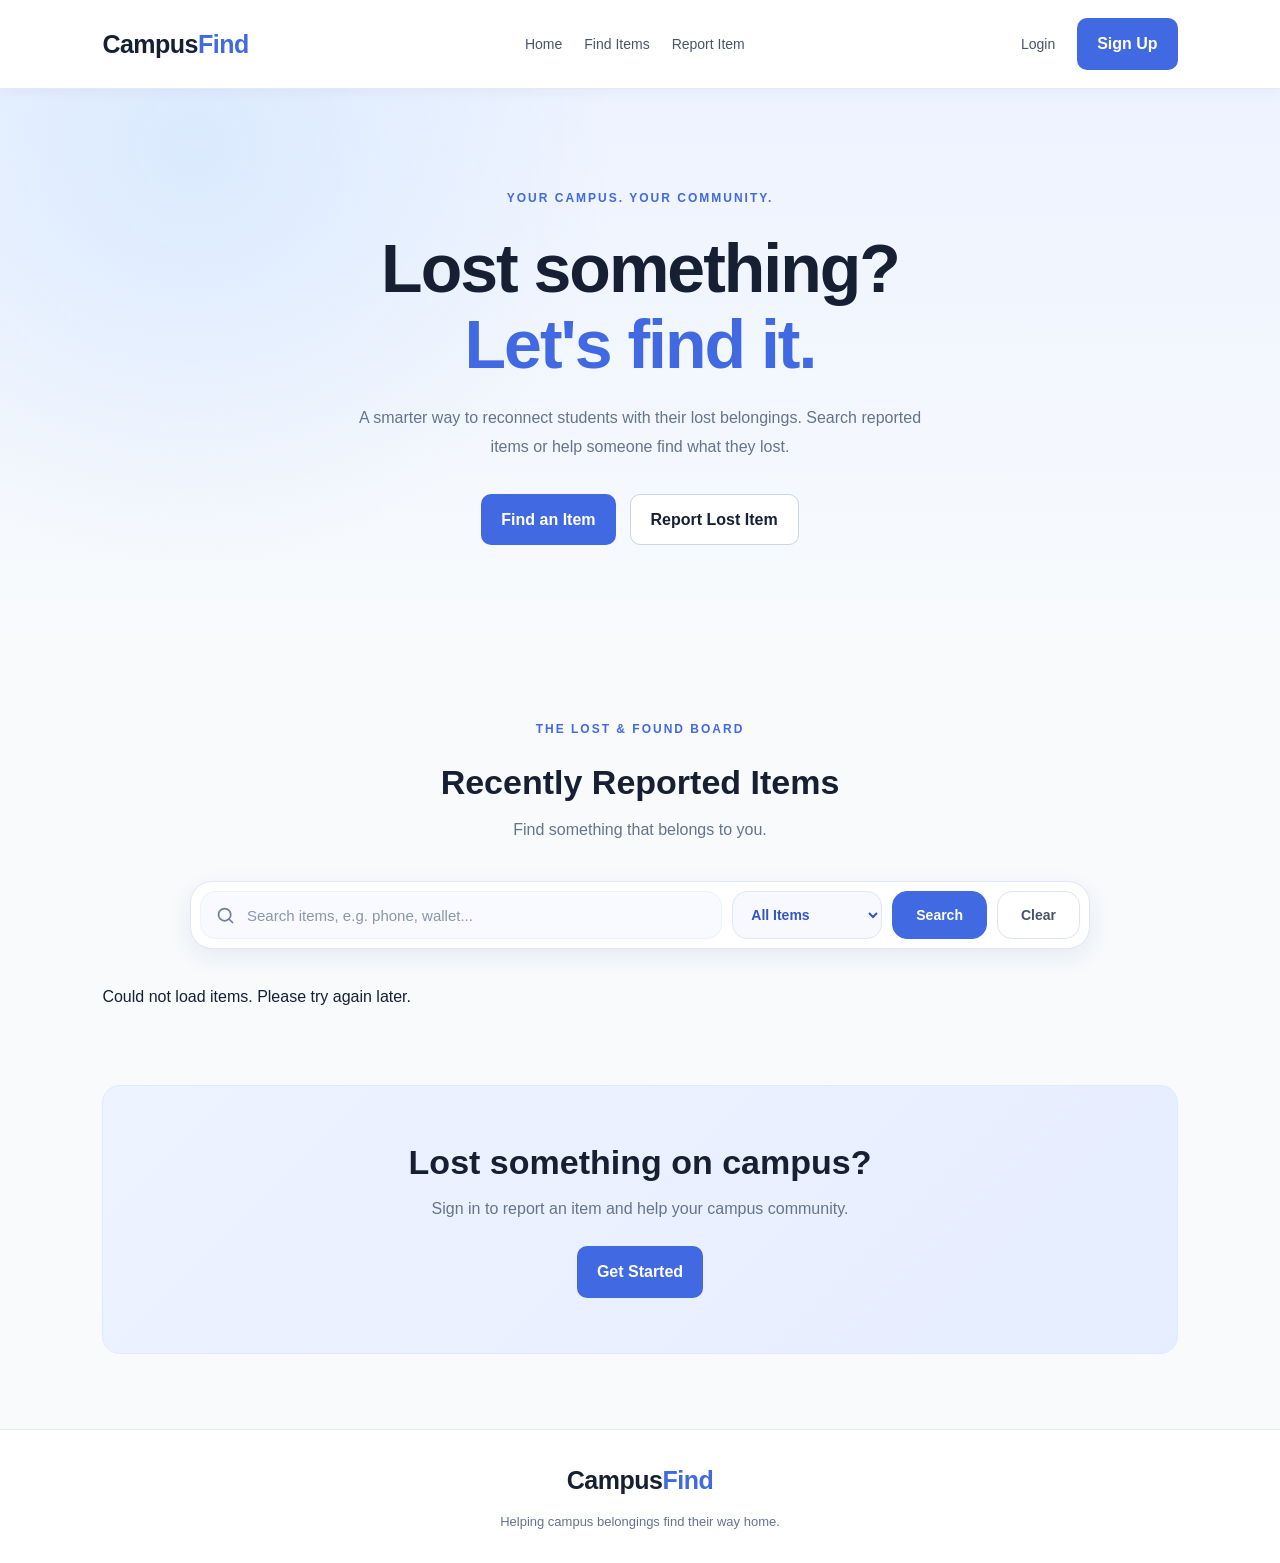
<file: campusfind/frontend/index.html>
<!DOCTYPE html>
<html lang="en">

<head>
    <meta charset="UTF-8">
    <meta name="viewport" content="width=device-width, initial-scale=1.0">

    <title>CampusFind | Lost &amp; Found</title>

    <link rel="stylesheet" href="style.css">
    <link rel="stylesheet" href="search.css">

    <style>
        [hidden] {
            display: none !important;
        }

        #logout-button {
            font-family: inherit;
        }

        .item-card {
            cursor: pointer;
        }

        .item-card:focus-visible {
            outline: 3px solid #4169e1;
            outline-offset: 4px;
        }
    </style>
</head>

<body>

<header class="navbar">

    <a href="index.html" class="logo">
        Campus<span>Find</span>
    </a>

    <nav>
        <a href="#home">Home</a>
        <a href="#items">Find Items</a>
        <a href="report.html">Report Item</a>

        <a href="my-reports.html" id="my-reports-link" hidden>
            My Reports
        </a>

        <a href="admin.html" id="adminLink" hidden>
            Admin Dashboard
        </a>
    </nav>

    <div class="nav-buttons">

        <a href="login.html" class="login-btn" id="login-link">
            Login
        </a>

        <a href="register.html" class="signup-btn" id="signup-link">
            Sign Up
        </a>

        <button
                type="button"
                class="signup-btn"
                id="logout-button"
                hidden>
            Logout
        </button>

    </div>
</header>

<main>

    <!-- Hero Section -->
    <section class="hero" id="home">

        <p class="tagline">YOUR CAMPUS. YOUR COMMUNITY.</p>

        <h1>
            Lost something?<br>
            <span>Let's find it.</span>
        </h1>

        <p class="hero-description">
            A smarter way to reconnect students with their lost belongings.
            Search reported items or help someone find what they lost.
        </p>

        <div class="hero-buttons">
            <a href="#items" class="primary-btn">Find an Item</a>
            <a href="report.html" class="secondary-btn">Report Lost Item</a>
        </div>

    </section>

    <!-- Lost and Found Items -->
    <section class="items-section" id="items">

        <div class="section-heading">
            <p class="tagline">THE LOST &amp; FOUND BOARD</p>
            <h2>Recently Reported Items</h2>
            <p>Find something that belongs to you.</p>
        </div>

        <!-- Search and Filter -->
        <form id="search-form" class="search-form">

            <div class="search-field">
                <span class="search-icon" aria-hidden="true">
                    <svg viewBox="0 0 24 24">
                        <circle cx="11" cy="11" r="7"></circle>
                        <path d="m16 16 4 4"></path>
                    </svg>
                </span>

                <input
                        type="text"
                        id="search-input"
                        placeholder="Search items, e.g. phone, wallet..."
                        aria-label="Search lost and found items">
            </div>

            <select id="status-filter" aria-label="Filter items by status">
                <option value="">All Items</option>
                <option value="LOST">Lost Items</option>
                <option value="FOUND">Found Items</option>
            </select>

            <button type="submit" class="primary-btn">Search</button>

            <button
                    type="button"
                    id="clear-search"
                    class="secondary-btn">
                Clear
            </button>

        </form>

        <div id="items-container" class="items-container" aria-live="polite">
            <p>Loading items...</p>
        </div>

    </section>

    <!-- Report Section -->
    <section class="report-section" id="report">

        <h2>Lost something on campus?</h2>

        <p>
            Sign in to report an item and help your campus community.
        </p>

        <a href="report.html" class="primary-btn">Get Started</a>

    </section>

</main>

<!-- Footer -->
<footer>
    <a href="index.html" class="logo">
        Campus<span>Find</span>
    </a>

    <p>Helping campus belongings find their way home.</p>
</footer>

<script>
    "use strict";

    const container = document.getElementById("items-container");
    const searchForm = document.getElementById("search-form");
    const searchInput = document.getElementById("search-input");
    const statusFilter = document.getElementById("status-filter");
    const clearButton = document.getElementById("clear-search");

    const API_URL = "http://localhost:8080/api";

    // Load, search and filter items
    async function loadItems(keyword = "", status = "") {

        container.textContent = "Loading items...";

        const token = localStorage.getItem("campusfind_token");
        const trimmedKeyword = keyword.trim();
        const selectedStatus = status.toUpperCase();

        try {
            const headers = {};

            if (token) {
                headers["Authorization"] = "Bearer " + token;
            }

            let url;

            if (trimmedKeyword) {
                url = `${API_URL}/lost-items/search?keyword=${
                    encodeURIComponent(trimmedKeyword)
                }`;
            } else if (selectedStatus) {
                url = `${API_URL}/lost-items/filter?status=${
                    encodeURIComponent(selectedStatus)
                }`;
            } else {
                url = `${API_URL}/lost-items`;
            }

            const response = await fetch(url, {
                method: "GET",
                headers: headers
            });

            if (!response.ok) {
                if (response.status === 401) {
                    container.textContent = "Please log in to view items.";
                    return;
                }

                throw new Error("Unable to load items. Status: " + response.status);
            }

            let items = await response.json();

            if (!Array.isArray(items)) {
                throw new Error("Unexpected response from the server.");
            }

            if (trimmedKeyword && selectedStatus) {
                items = items.filter(item =>
                    String(item.status || "").toUpperCase() === selectedStatus
                );
            }

            items.sort((a, b) => (Number(b.id) || 0) - (Number(a.id) || 0));

            container.replaceChildren();

            if (items.length === 0) {
                container.textContent = trimmedKeyword
                    ? "No matching items found."
                    : selectedStatus
                        ? "No items found with this status."
                        : "No items have been reported yet.";
                return;
            }

            items.forEach(item => {
                const card = document.createElement("article");
                card.className = "item-card";
                card.style.cursor = "pointer";
                card.setAttribute("tabindex", "0");
                card.setAttribute("role", "link");
                card.setAttribute(
                    "aria-label",
                    "View details for " + (item.itemName || "this item")
                );

                function openItemDetails() {
                    if (item.id == null) return;

                    window.location.href =
                        "item-details.html?id=" + encodeURIComponent(item.id);
                }

                card.addEventListener("click", openItemDetails);

                card.addEventListener("keydown", event => {
                    if (event.key === "Enter" || event.key === " ") {
                        event.preventDefault();
                        openItemDetails();
                    }
                });

                const title = document.createElement("h3");
                title.textContent = item.itemName || "Unnamed item";

                const description = document.createElement("p");
                description.textContent =
                    item.description || "No description available.";

                const location = document.createElement("p");
                location.textContent =
                    "Location: " + (item.location || "Not specified");

                const statusBadge = document.createElement("span");
                statusBadge.className = "status-badge";
                statusBadge.textContent = item.status || "Unknown";

                card.append(title, description, location, statusBadge);
                container.appendChild(card);
            });

        } catch (error) {
            console.error("Load items error:", error);
            container.textContent =
                "Could not load items. Please try again later.";
        }
    }

    // Search
    searchForm.addEventListener("submit", event => {
        event.preventDefault();
        loadItems(searchInput.value, statusFilter.value);
    });

    // Filter
    statusFilter.addEventListener("change", () => {
        loadItems(searchInput.value, statusFilter.value);
    });

    // Clear search and filter
    clearButton.addEventListener("click", () => {
        searchInput.value = "";
        statusFilter.value = "";
        loadItems();
    });

    // Navbar elements
    const loginLink = document.getElementById("login-link");
    const signupLink = document.getElementById("signup-link");
    const myReportsLink = document.getElementById("my-reports-link");
    const logoutButton = document.getElementById("logout-button");
    const adminLink = document.getElementById("adminLink");

    // Update login/logout links
    function updateNavbar() {
        const hasToken = Boolean(
            localStorage.getItem("campusfind_token")
        );

        loginLink.hidden = hasToken;
        signupLink.hidden = hasToken;
        myReportsLink.hidden = !hasToken;
        logoutButton.hidden = !hasToken;

        // Hide admin link until backend confirms ADMIN access
        adminLink.hidden = true;
    }

    // Check actual admin access using secured backend endpoint
    async function checkAdminAccess() {
        const token = localStorage.getItem("campusfind_token");

        adminLink.hidden = true;

        if (!token) return;

        try {
            const response = await fetch(`${API_URL}/admin/test`, {
                method: "GET",
                headers: {
                    "Authorization": `Bearer ${token}`
                }
            });

            if (response.ok) {
                adminLink.hidden = false;
            }
        } catch (error) {
            console.error("Admin access check failed:", error);
        }
    }

    // Logout
    logoutButton.addEventListener("click", () => {
        if (!confirm("Are you sure you want to log out?")) {
            return;
        }

        localStorage.removeItem("campusfind_token");
        window.location.href = "index.html";
    });

    // Initialize page
    updateNavbar();
    checkAdminAccess();
    loadItems();
</script>

</body>
</html>
</file>
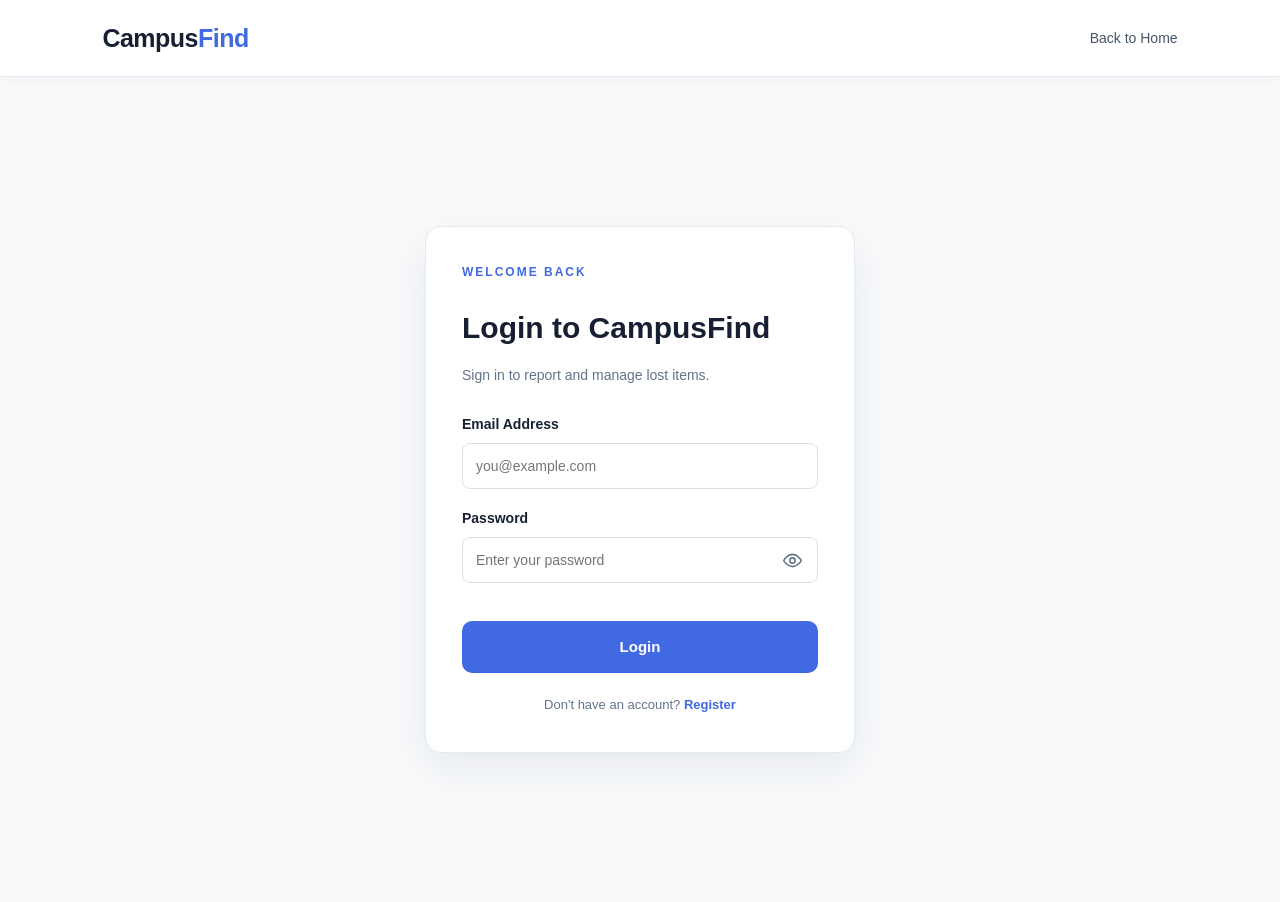
<file: campusfind/frontend/admin.html>
<!DOCTYPE html>
<html lang="en">
<head>
    <meta charset="UTF-8">
    <meta name="viewport" content="width=device-width, initial-scale=1.0">
    <title>CampusFind | Admin Dashboard</title>
    <link rel="stylesheet" href="admin.css">
</head>
<body>

<nav class="navbar">
    <h2>CampusFind Admin</h2>
    <div>
        <a href="index.html">Home</a>
        <button id="logoutBtn">Logout</button>
    </div>
</nav>

<main class="container">
    <h1>Admin Dashboard</h1>
    <p>Manage all reported lost and found items.</p>

    <div class="stats">
        <div class="stat-card">
            <h3>Total Items</h3>
            <p id="totalItems">0</p>
        </div>
        <div class="stat-card">
            <h3>Lost Items</h3>
            <p id="lostItems">0</p>
        </div>
        <div class="stat-card">
            <h3>Found Items</h3>
            <p id="foundItems">0</p>
        </div>
    </div>

    <h2>All Reported Items</h2>
    <p id="message">Loading items...</p>

    <div class="table-wrapper">
        <table>
            <thead>
            <tr>
                <th>ID</th>
                <th>Item Name</th>
                <th>Location</th>
                <th>Status</th>
                <th>Date</th>
                <th>Actions</th>
            </tr>
            </thead>
            <tbody id="itemsTableBody"></tbody>
        </table>
    </div>
</main>

<script src="admin.js"></script>
</body>
</html>
</file>
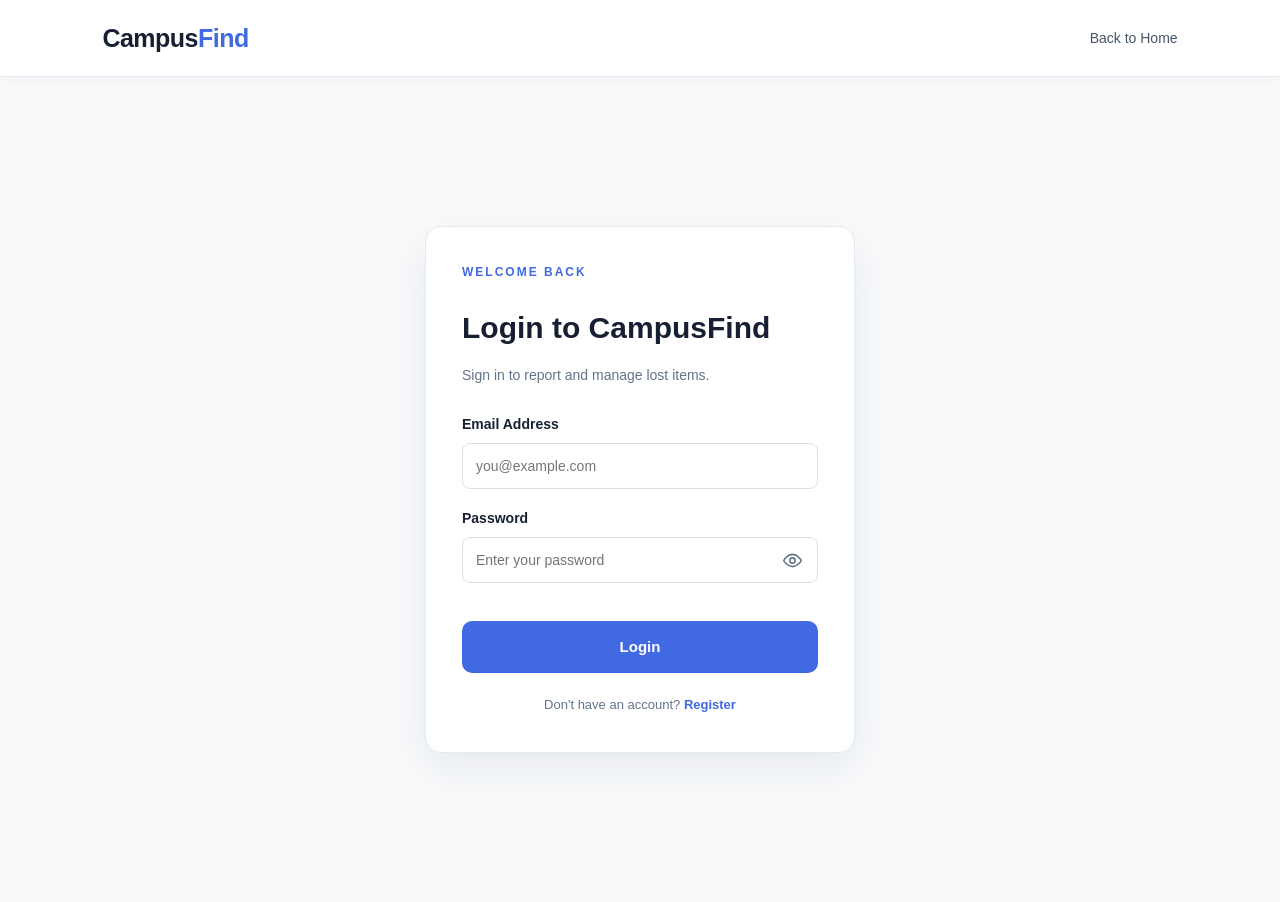
<file: campusfind/frontend/item-details.html>
<!DOCTYPE html>
<html lang="en">

<head>
    <meta charset="UTF-8">
    <meta name="viewport" content="width=device-width, initial-scale=1.0">

    <title>Item Details | CampusFind</title>

    <link rel="stylesheet" href="style.css">
    <link rel="stylesheet" href="item-details.css">

    <script src="item-details.js" defer></script>
</head>

<body>

<!-- Navbar -->
<header class="navbar">

    <a href="index.html" class="logo">
        Campus<span>Find</span>
    </a>

    <nav>
        <a href="index.html">Home</a>
        <a href="index.html#items">Find Items</a>
        <a href="report.html">Report Item</a>
        <a href="my-reports.html">My Reports</a>
    </nav>

</header>

<!-- Item Details -->
<main class="item-details-section">

    <a href="index.html#items" class="back-link">
        &larr; Back to Items
    </a>

    <div class="item-details-heading">
        <p class="tagline">LOST & FOUND</p>
        <h1>Item Details</h1>
        <p>View the complete information about this item.</p>
    </div>

    <div id="item-details-container" class="item-details-container">
        <p>Loading item details...</p>
    </div>

</main>

<!-- Footer -->
<footer>
    <a href="index.html" class="logo">
        Campus<span>Find</span>
    </a>

    <p>Helping campus belongings find their way home.</p>
</footer>

</body>
</html>
</file>
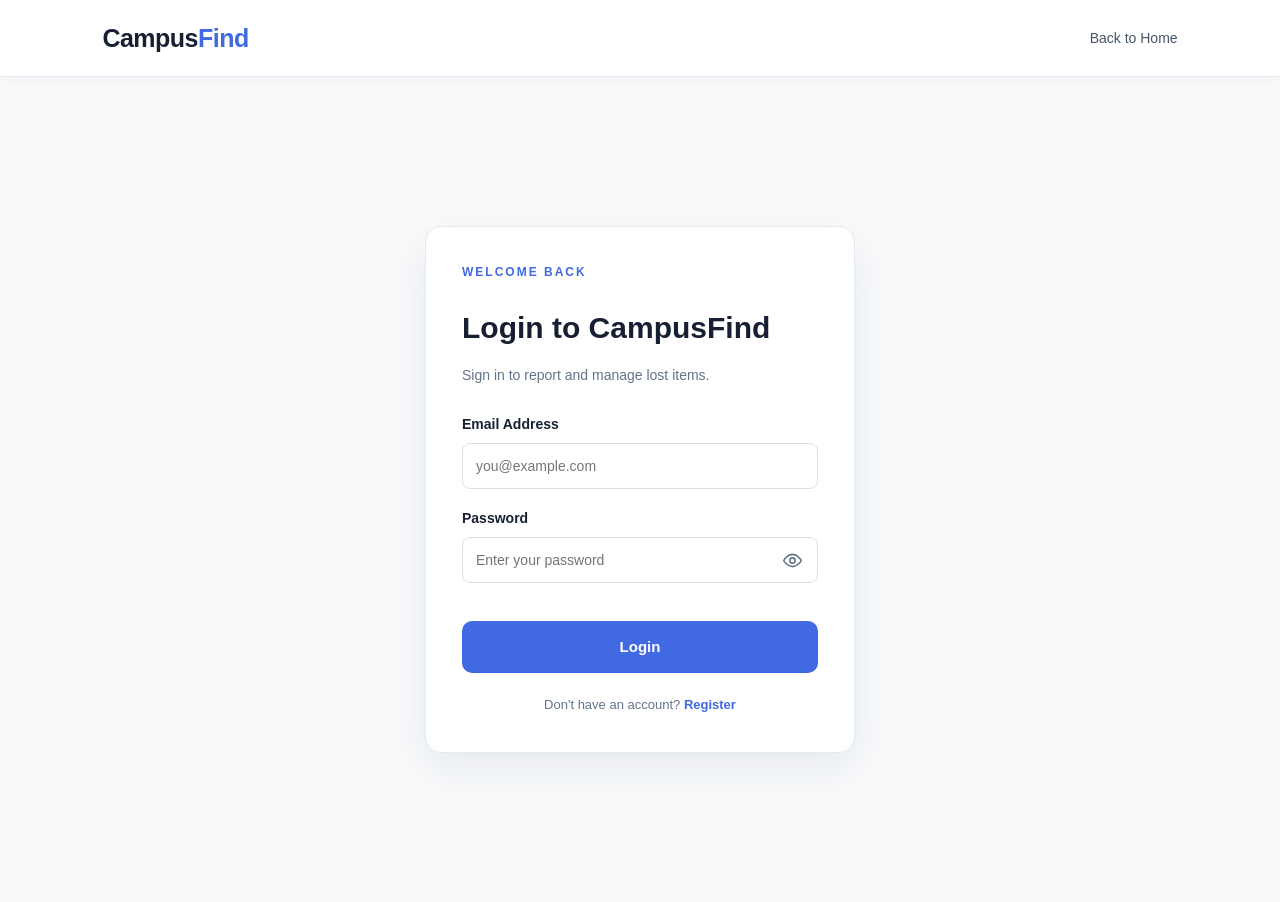
<file: campusfind/frontend/login.html>
<!DOCTYPE html>
<html lang="en">
<head>
    <meta charset="UTF-8">
    <meta name="viewport" content="width=device-width, initial-scale=1.0">
    <title>Login | CampusFind</title>
    <link rel="stylesheet" href="style.css">
    <script src="login.js" defer></script>
</head>
<body>

<header class="navbar">
    <a href="index.html" class="logo">Campus<span>Find</span></a>
    <a href="index.html" class="login-btn">Back to Home</a>
</header>

<main class="auth-section">
    <div class="auth-card">
        <p class="tagline">WELCOME BACK</p>
        <h1>Login to CampusFind</h1>
        <p class="auth-description">
            Sign in to report and manage lost items.
        </p>

        <form id="login-form">
            <label for="email">Email Address</label>
            <input
                    type="email"
                    id="email"
                    placeholder="you@example.com"
                    required
            >

            <label for="password">Password</label>

            <div class="password-box">
                <input
                        type="password"
                        id="password"
                        placeholder="Enter your password"
                        required
                >

                <button
                        type="button"
                        class="eye-button"
                        data-target="password"
                        aria-label="Show password"
                        aria-pressed="false"
                >
                    <svg viewBox="0 0 24 24" aria-hidden="true">
                        <path d="M2 12s3.5-7 10-7 10 7 10 7-3.5 7-10 7S2 12 2 12Z"/>
                        <circle cx="12" cy="12" r="3"/>
                    </svg>
                </button>
            </div>

            <button type="submit" class="primary-btn auth-submit">
                Login
            </button>

            <p id="message" role="status"></p>
        </form>

        <p class="auth-footer">
            Don't have an account? <a href="register.html">Register</a>
        </p>
    </div>
</main>

</body>
</html>
</file>
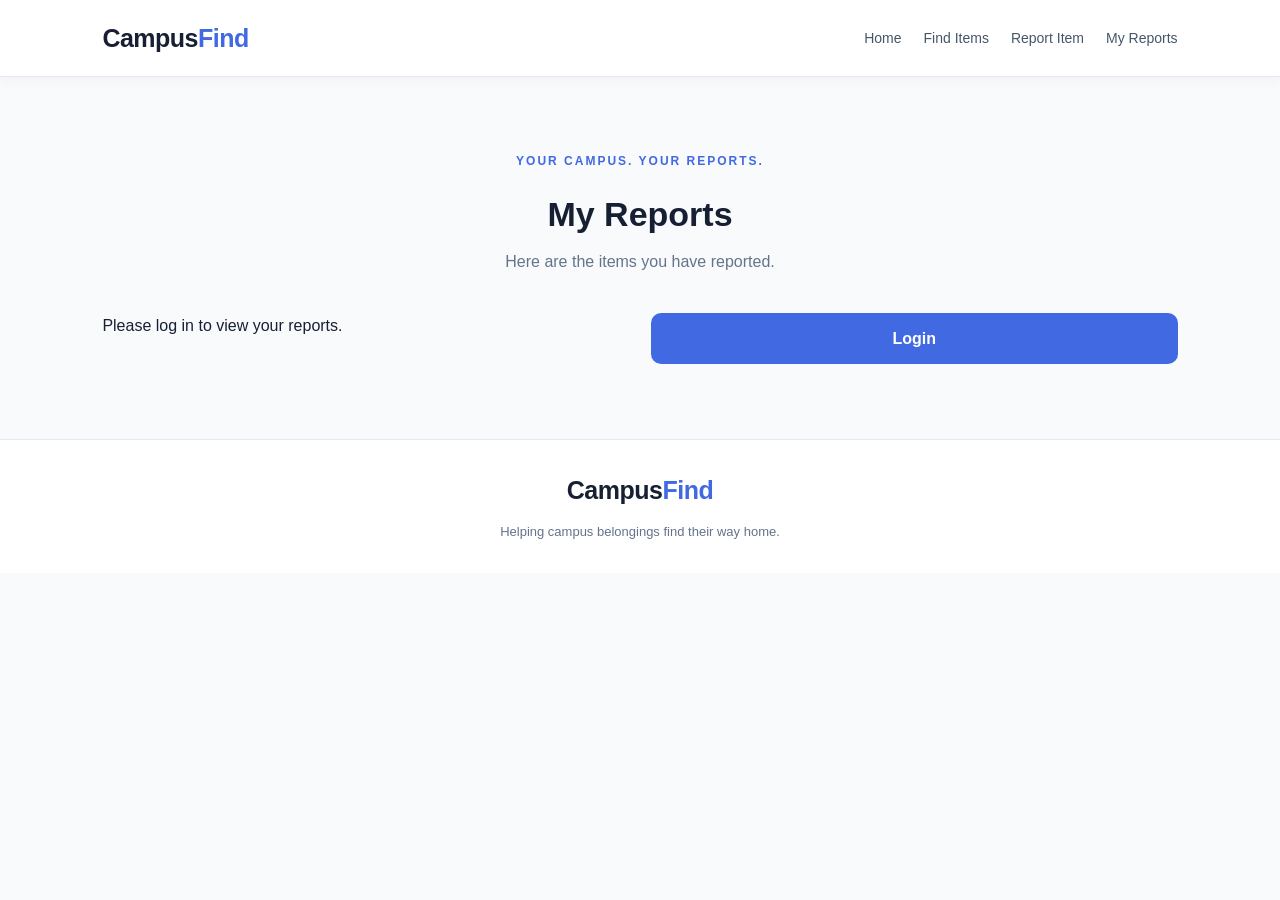
<file: campusfind/frontend/my-reports.html>
<!DOCTYPE html>
<html lang="en">

<head>
    <meta charset="UTF-8">
    <meta name="viewport" content="width=device-width, initial-scale=1.0">

    <title>My Reports | CampusFind</title>

    <link rel="stylesheet" href="style.css">
    <script src="my-reports.js" defer></script>
</head>

<body>

<!-- Navbar -->
<header class="navbar">

    <a href="index.html" class="logo">
        Campus<span>Find</span>
    </a>

    <nav>
        <a href="index.html">Home</a>
        <a href="index.html#items">Find Items</a>
        <a href="report.html">Report Item</a>
        <a href="my-reports.html">My Reports</a>
    </nav>

</header>

<!-- My Reports -->
<main>

    <section class="items-section">

        <div class="section-heading">
            <p class="tagline">YOUR CAMPUS. YOUR REPORTS.</p>
            <h2>My Reports</h2>
            <p>Here are the items you have reported.</p>
        </div>

        <div id="my-reports-container" class="items-container">
            <p>Loading your reports...</p>
        </div>

    </section>

</main>

<!-- Footer -->
<footer>
    <a href="index.html" class="logo">
        Campus<span>Find</span>
    </a>

    <p>Helping campus belongings find their way home.</p>
</footer>

</body>
</html>
</file>
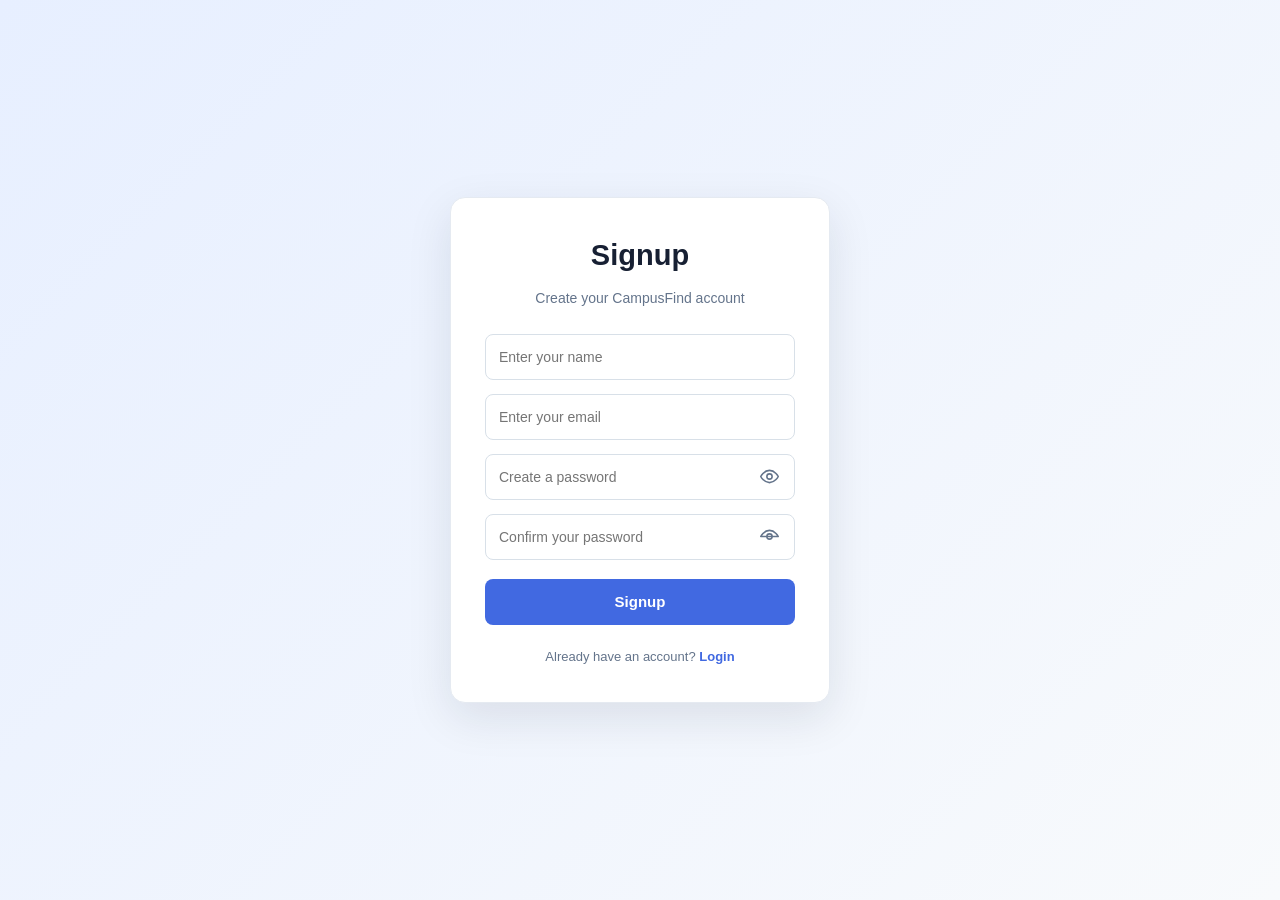
<file: campusfind/frontend/register.html>
<!DOCTYPE html>
<html lang="en">
<head>
    <meta charset="UTF-8">
    <meta name="viewport" content="width=device-width, initial-scale=1.0">

    <title>Signup | CampusFind</title>

    <link rel="stylesheet" href="style.css">
    <script src="register.js" defer></script>
</head>

<body class="signup-page">

<div class="signup-card">

    <h1>Signup</h1>
    <p class="subtitle">Create your CampusFind account</p>

    <form id="register-form" novalidate>

        <input
                type="text"
                id="name"
                name="name"
                placeholder="Enter your name"
                autocomplete="name"
                required
        >

        <input
                type="text"
                id="email"
                name="email"
                placeholder="Enter your email"
                autocomplete="email"
                inputmode="email"
                required
        >

        <!-- Password -->
        <div class="password-box">
            <input
                    type="password"
                    id="password"
                    name="password"
                    placeholder="Create a password"
                    autocomplete="new-password"
                    minlength="8"
                    maxlength="20"
                    aria-describedby="message"
                    required
            >

            <button
                    type="button"
                    class="eye-button"
                    data-target="password"
                    aria-label="Show password"
                    aria-pressed="false"
            >
                <svg viewBox="0 0 24 24"
                     aria-hidden="true"
                     focusable="false">
                    <path d="M2 12s3.5-7 10-7 10 7 10 7-3.5 7-10 7S2 12 2 12Z"/>
                    <circle cx="12" cy="12" r="3"/>
                </svg>
            </button>
        </div>

        <!-- Confirm Password -->
        <div class="password-box">
            <input
                    type="password"
                    id="confirmPassword"
                    name="confirmPassword"
                    placeholder="Confirm your password"
                    autocomplete="new-password"
                    aria-describedby="message"
                    required
            >

            <button
                    type="button"
                    class="eye-button"
                    data-target="confirmPassword"
                    aria-label="Show confirm password"
                    aria-pressed="false"
            >
                <svg viewBox="0 0 24 24"
                     aria-hidden="true"
                     focusable="false">
                    <path d="M2 12s3.5-7 10-7 10 7 10 7S2 12 2 12Z"/>
                    <circle cx="12" cy="12" r="3"/>
                </svg>
            </button>
        </div>

        <!-- Validation and server messages -->
        <p id="message" role="status" aria-live="polite"></p>

        <button type="submit" class="signup-submit">
            Signup
        </button>

    </form>

    <p class="signup-footer">
        Already have an account?
        <a href="login.html">Login</a>
    </p>

</div>

</body>
</html>
</file>
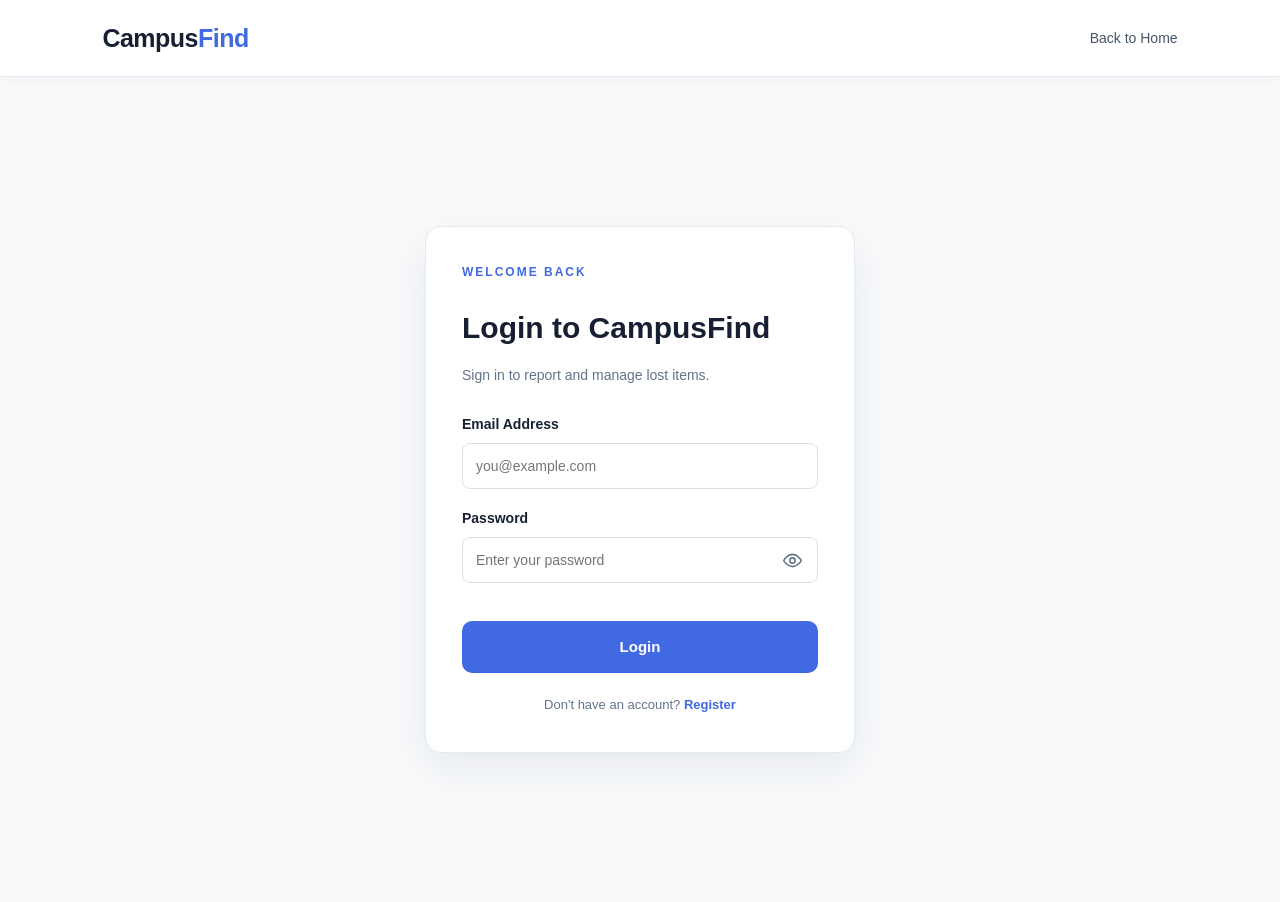
<file: campusfind/frontend/report.html>
<!DOCTYPE html>
<html lang="en">
<head>
    <meta charset="UTF-8">
    <meta name="viewport" content="width=device-width, initial-scale=1.0">
    <title>Report Lost Item | CampusFind</title>
    <link rel="stylesheet" href="style.css">
    <script src="report.js" defer></script>
</head>
<body>

<header class="navbar">
    <a href="index.html" class="logo">Campus<span>Find</span></a>
    <a href="index.html" class="login-btn">Back to Home</a>
</header>

<main class="auth-section">
    <div class="auth-card">
        <p class="tagline">LOST SOMETHING?</p>
        <h1>Report Lost Item</h1>
        <p class="auth-description">
            Share the details to help reconnect your belongings.
        </p>

        <form id="report-form">

            <label for="itemName">Item Name</label>
            <input
                    type="text"
                    id="itemName"
                    placeholder="e.g. Black wallet"
                    required
            >

            <label for="description">Description</label>
            <textarea
                    id="description"
                    placeholder="Describe your lost item"
                    rows="4"
                    required
            ></textarea>

            <label for="location">Lost Location</label>
            <input
                    type="text"
                    id="location"
                    placeholder="e.g. College library"
                    required
            >

            <label for="lostDate">Lost Date</label>
            <input type="date" id="lostDate">

            <label for="lostTime">Lost Time</label>
            <input type="time" id="lostTime">

            <label for="status">Status</label>
            <select id="status" required>
                <option value="LOST">Lost</option>
                <option value="FOUND">Found</option>
            </select>

            <button
                    type="submit"
                    class="primary-btn auth-submit"
                    id="report-submit"
            >
                Submit Report
            </button>

            <p id="report-message" role="status"></p>
        </form>
    </div>
</main>

<script>
    // Login ke bina report submit nahi kar sakte
    const token = localStorage.getItem("campusfind_token");

    if (!token) {
        window.location.replace("login.html");
    }
</script>

</body>
</html>
</file>
<file: campusfind/frontend/style.css>
/* =========================
   GLOBAL STYLES
========================= */

* {
    margin: 0;
    padding: 0;
    box-sizing: border-box;
}

html {
    scroll-behavior: smooth;
}

body {
    font-family: Arial, Helvetica, sans-serif;
    background: #f8fafc;
    color: #172033;
    line-height: 1.6;
}

img {
    max-width: 100%;
}

button,
input,
select,
textarea {
    font: inherit;
}

button,
a {
    -webkit-tap-highlight-color: transparent;
}

a:focus-visible,
button:focus-visible,
input:focus-visible,
select:focus-visible,
textarea:focus-visible,
.item-card:focus-visible {
    outline: 3px solid #8ba7ff;
    outline-offset: 3px;
}

/* =========================
   NAVBAR
========================= */

.navbar {
    position: sticky;
    top: 0;
    z-index: 100;
    display: flex;
    align-items: center;
    justify-content: space-between;
    gap: 20px;
    padding: 18px 8%;
    background: rgba(255, 255, 255, 0.97);
    border-bottom: 1px solid #e5eaf1;
    box-shadow: 0 3px 14px rgba(23, 32, 51, 0.04);
    backdrop-filter: blur(12px);
}

.logo {
    flex-shrink: 0;
    font-size: 25px;
    font-weight: 800;
    color: #172033;
    text-decoration: none;
    letter-spacing: -0.5px;
}

.logo span,
.hero h1 span {
    color: #4169e1;
}

nav,
.nav-buttons {
    display: flex;
    align-items: center;
    gap: 22px;
}

nav {
    flex-wrap: wrap;
}

nav a,
.login-btn {
    color: #475569;
    text-decoration: none;
    font-size: 14px;
    font-weight: 500;
    transition: color 0.2s ease;
}

nav a:hover,
.login-btn:hover {
    color: #4169e1;
}

/* =========================
   BUTTONS
========================= */

.signup-btn,
.primary-btn {
    display: inline-block;
    padding: 13px 20px;
    background: #4169e1;
    color: #ffffff;
    border: none;
    border-radius: 10px;
    text-decoration: none;
    text-align: center;
    font-weight: 600;
    cursor: pointer;
    transition:
            background 0.2s ease,
            transform 0.2s ease,
            box-shadow 0.2s ease;
}

.signup-btn:hover,
.primary-btn:hover {
    background: #3154c8;
    transform: translateY(-2px);
    box-shadow: 0 6px 16px rgba(65, 105, 225, 0.18);
}

.secondary-btn {
    display: inline-block;
    padding: 12px 20px;
    background: #ffffff;
    color: #172033;
    border: 1px solid #cbd5e1;
    border-radius: 10px;
    text-decoration: none;
    text-align: center;
    font-weight: 600;
    cursor: pointer;
    transition:
            background 0.2s ease,
            border-color 0.2s ease,
            transform 0.2s ease;
}

.secondary-btn:hover {
    background: #f1f5ff;
    border-color: #aabcf8;
    transform: translateY(-1px);
}

button:disabled {
    opacity: 0.6;
    cursor: not-allowed;
    transform: none;
}

/* =========================
   HERO SECTION
========================= */

.hero {
    text-align: center;
    padding: 100px 20px;
    background:
            radial-gradient(circle at 15% 10%, #dbeafe 0, transparent 35%),
            linear-gradient(180deg, #edf3ff, #f8fafc);
}

.tagline {
    color: #4169e1;
    font-size: 12px;
    font-weight: 700;
    letter-spacing: 2px;
    margin-bottom: 22px;
}

.hero h1 {
    font-size: clamp(42px, 6vw, 68px);
    line-height: 1.12;
    letter-spacing: -2px;
    margin-bottom: 22px;
}

.hero-description {
    max-width: 570px;
    margin: auto;
    color: #64748b;
    font-size: 16px;
    line-height: 1.8;
}

.hero-buttons {
    display: flex;
    justify-content: center;
    flex-wrap: wrap;
    gap: 14px;
    margin-top: 32px;
}

/* =========================
   ITEMS SECTION
========================= */

.items-section {
    padding: 75px 8%;
    scroll-margin-top: 90px;
}

.section-heading {
    text-align: center;
    margin-bottom: 38px;
}

.section-heading h2,
.report-section h2 {
    font-size: clamp(27px, 4vw, 34px);
    line-height: 1.25;
    margin-bottom: 12px;
}

.section-heading > p:last-child,
.report-section p {
    color: #64748b;
    line-height: 1.7;
}

.items-container {
    display: grid;
    grid-template-columns: repeat(auto-fit, minmax(230px, 1fr));
    gap: 22px;
    max-width: 1100px;
    margin: auto;
}

.item-card {
    min-width: 0;
    padding: 24px;
    background: #ffffff;
    border: 1px solid #e5eaf1;
    border-radius: 16px;
    box-shadow: 0 5px 18px rgba(23, 32, 51, 0.04);
    overflow-wrap: anywhere;
    transition:
            transform 0.22s ease,
            box-shadow 0.22s ease,
            border-color 0.22s ease;
}

.item-card:hover {
    transform: translateY(-4px);
    border-color: #cbd8ff;
    box-shadow: 0 12px 28px rgba(23, 32, 51, 0.09);
}

.item-card h3 {
    margin-bottom: 12px;
    font-size: 19px;
    line-height: 1.4;
    color: #172554;
}

.item-card p {
    margin-bottom: 10px;
    color: #64748b;
    line-height: 1.6;
}

.status-badge {
    display: inline-block;
    padding: 6px 11px;
    background: #edf3ff;
    color: #3154c8;
    border-radius: 20px;
    font-size: 12px;
    font-weight: 700;
    letter-spacing: 0.3px;
}

/* =========================
   SEARCH BAR
========================= */

.items-section .search-form {
    display: flex;
    align-items: center;
    gap: 10px;
    width: 100%;
    max-width: 850px;
    margin: 30px auto 35px;
    padding: 8px;
    background: #ffffff;
    border: 1px solid #e0e7f3;
    border-radius: 18px;
    box-shadow: 0 6px 22px rgba(30, 60, 110, 0.07);
}

.search-field {
    display: flex;
    align-items: center;
    flex: 1;
    min-width: 0;
    gap: 10px;
    height: 48px;
    padding: 0 12px;
    border: 1px solid transparent;
    border-radius: 12px;
    background: #ffffff;
    transition: border-color 0.2s ease, background 0.2s ease;
}

.search-field:focus-within {
    border-color: #cbd8ff;
    background: #fbfcff;
}

.search-icon {
    display: flex;
    align-items: center;
    justify-content: center;
    flex-shrink: 0;
    color: #8793a7;
}

.search-icon svg {
    width: 21px;
    height: 21px;
    fill: none;
    stroke: currentColor;
    stroke-width: 2;
    stroke-linecap: round;
    stroke-linejoin: round;
}

.items-section .search-field input {
    flex: 1;
    width: 100%;
    min-width: 0;
    height: 100%;
    padding: 0;
    border: none;
    outline: none;
    background: transparent;
    color: #172b4d;
    font-family: inherit;
    font-size: 15px;
    box-shadow: none;
}

.items-section .search-field input:focus-visible {
    outline: none;
}

.search-field input::placeholder {
    color: #8793a7;
}

.items-section .search-form select {
    min-width: 115px;
    max-width: 160px;
    height: 48px;
    padding: 0 10px;
    border: 1px solid #e0e7f3;
    border-radius: 12px;
    background: #ffffff;
    color: #334155;
    cursor: pointer;
}

.items-section .search-form select:focus {
    border-color: #4169e1;
    outline: 2px solid rgba(65, 105, 225, 0.12);
}

.items-section .search-form button {
    flex-shrink: 0;
    min-height: 48px;
    padding: 0 20px;
    border-radius: 12px;
    font-family: inherit;
    font-size: 14px;
    font-weight: 600;
    white-space: nowrap;
    cursor: pointer;
    transition:
            background 0.2s ease,
            transform 0.2s ease;
}

.items-section .search-form button[type="submit"] {
    border: none;
    background: #4169e1;
    color: #ffffff;
}

.items-section .search-form button[type="submit"]:hover {
    background: #3154c8;
    transform: translateY(-1px);
}

.items-section .search-form .secondary-btn {
    background: #f7f9ff;
    color: #3155c8;
    border: 1px solid #e0e7f3;
}

.items-section .search-form .secondary-btn:hover {
    background: #eaf0ff;
    border-color: #cbd8ff;
}

/* =========================
   REPORT SECTION AND FOOTER
========================= */

.report-section {
    margin: 0 8% 75px;
    padding: 55px 24px;
    text-align: center;
    background: linear-gradient(135deg, #edf3ff, #e6edff);
    border: 1px solid #e0e9ff;
    border-radius: 18px;
}

.report-section p {
    margin-bottom: 24px;
}

footer {
    padding: 30px 8%;
    background: #ffffff;
    border-top: 1px solid #e5eaf1;
    text-align: center;
}

footer p {
    margin-top: 12px;
    color: #64748b;
    font-size: 13px;
}

/* =========================
   LOGIN AND SIGNUP
========================= */

.auth-section {
    min-height: calc(100vh - 75px);
    display: flex;
    justify-content: center;
    align-items: center;
    padding: 40px 20px;
}

.auth-card {
    width: 100%;
    max-width: 430px;
    padding: 36px;
    background: #ffffff;
    border: 1px solid #e5eaf1;
    border-radius: 16px;
    box-shadow: 0 15px 45px rgba(23, 32, 51, 0.08);
}

.auth-card h1 {
    margin-bottom: 12px;
    font-size: 30px;
}

.auth-description {
    margin-bottom: 25px;
    color: #64748b;
    font-size: 14px;
    line-height: 1.7;
}

.auth-card label {
    display: block;
    margin: 18px 0 8px;
    font-size: 14px;
    font-weight: 600;
}

.auth-card input {
    display: block;
    width: 100%;
    height: 46px;
    padding: 0 13px;
    border: 1px solid #d8e0e8;
    border-radius: 8px;
    outline: none;
    background: #ffffff;
    font-size: 14px;
}

.auth-card input:focus {
    border-color: #4169e1;
    box-shadow: 0 0 0 3px rgba(65, 105, 225, 0.12);
}

.auth-submit {
    width: 100%;
    margin-top: 24px;
    padding: 14px;
    font-size: 15px;
}

.auth-footer {
    margin-top: 22px;
    text-align: center;
    color: #64748b;
    font-size: 13px;
}

.auth-footer a {
    color: #4169e1;
    font-weight: 700;
    text-decoration: none;
}

/* =========================
   SIGNUP PAGE
========================= */

.signup-page {
    min-height: 100vh;
    display: flex;
    justify-content: center;
    align-items: center;
    padding: 20px;
    background: linear-gradient(135deg, #e7efff, #f8fafc);
}

.signup-card {
    width: 100%;
    max-width: 380px;
    padding: 34px;
    background: #ffffff;
    border: 1px solid #e5eaf1;
    border-radius: 15px;
    box-shadow: 0 15px 45px rgba(23, 32, 51, 0.10);
}

.signup-card h1 {
    margin-bottom: 8px;
    text-align: center;
    font-size: 29px;
}

.subtitle {
    margin-bottom: 25px;
    text-align: center;
    color: #64748b;
    font-size: 14px;
}

.signup-card input {
    display: block;
    width: 100%;
    height: 46px;
    margin-bottom: 14px;
    padding: 0 13px;
    border: 1px solid #d8e0e8;
    border-radius: 8px;
    outline: none;
    font-size: 14px;
}

.signup-card input:focus {
    border-color: #4169e1;
    box-shadow: 0 0 0 3px rgba(65, 105, 225, 0.12);
}

/* Password eye button */

.password-box {
    position: relative;
    width: 100%;
    margin-bottom: 14px;
}

.signup-card .password-box input {
    margin-bottom: 0;
    padding-right: 48px;
}

.password-box input {
    padding-right: 48px;
}

.eye-button {
    position: absolute;
    top: 50%;
    right: 12px;
    transform: translateY(-50%);
    display: flex;
    align-items: center;
    justify-content: center;
    width: 28px;
    height: 30px;
    padding: 0;
    border: none;
    background: transparent;
    color: #64748b;
    cursor: pointer;
}

.eye-button svg {
    width: 21px;
    height: 21px;
    fill: none;
    stroke: currentColor;
    stroke-width: 1.8;
    stroke-linecap: round;
    stroke-linejoin: round;
}

.eye-button:hover {
    color: #4169e1;
}

.signup-submit {
    width: 100%;
    height: 46px;
    margin-top: 5px;
    border: none;
    border-radius: 8px;
    background: #4169e1;
    color: #ffffff;
    font-size: 15px;
    font-weight: 700;
    cursor: pointer;
    transition: background 0.2s ease, transform 0.2s ease;
}

.signup-submit:hover {
    background: #3154c8;
    transform: translateY(-1px);
}

.signup-footer {
    margin-top: 22px;
    text-align: center;
    color: #64748b;
    font-size: 13px;
}

.signup-footer a {
    color: #4169e1;
    text-decoration: none;
    font-weight: 700;
}

#message {
    margin-top: 12px;
    text-align: center;
    font-size: 13px;
    overflow-wrap: anywhere;
}

/* =========================
   RESPONSIVE LAYOUT
========================= */

@media (max-width: 900px) {
    .navbar {
        padding: 18px 5%;
    }

    nav,
    .nav-buttons {
        gap: 15px;
    }

    .items-section {
        padding-right: 5%;
        padding-left: 5%;
    }

    .report-section {
        margin-right: 5%;
        margin-left: 5%;
    }
}

@media (max-width: 750px) {
    .navbar {
        flex-wrap: wrap;
        padding: 18px 5%;
    }

    nav {
        order: 3;
        width: 100%;
        justify-content: center;
        flex-wrap: wrap;
        gap: 18px;
    }

    .nav-buttons {
        gap: 12px;
    }

    .hero {
        padding: 75px 20px;
    }

    .items-section {
        padding: 60px 5%;
    }

    .report-section {
        margin-right: 5%;
        margin-left: 5%;
    }
}

@media (max-width: 600px) {
    .navbar {
        gap: 14px;
    }

    .logo {
        font-size: 22px;
    }

    nav {
        gap: 12px 18px;
    }

    nav a {
        font-size: 13px;
    }

    .nav-buttons {
        gap: 10px;
    }

    .nav-buttons .signup-btn {
        padding: 10px 13px;
    }

    .hero h1 {
        letter-spacing: -1px;
    }

    .items-container {
        grid-template-columns: 1fr;
    }

    .items-section .search-form {
        flex-wrap: wrap;
        gap: 8px;
        padding: 8px;
        border-radius: 16px;
    }

    .search-field {
        flex: 1 1 100%;
    }

    .items-section .search-form select {
        flex: 1 1 100%;
        max-width: none;
    }

    .items-section .search-form button {
        flex: 1;
        padding: 0 12px;
    }
}

@media (max-width: 420px) {
    .navbar {
        padding: 16px 4%;
    }

    .nav-buttons {
        gap: 8px;
    }

    .nav-buttons .signup-btn {
        padding: 9px 10px;
        font-size: 13px;
    }

    .hero {
        padding: 60px 18px;
    }

    .hero h1 {
        font-size: 40px;
    }

    .hero-description {
        font-size: 15px;
    }

    .items-section {
        padding: 45px 18px;
    }

    .item-card {
        padding: 20px;
    }

    .report-section {
        padding: 38px 18px;
    }

    .signup-card,
    .auth-card {
        padding: 25px 20px;
    }

    .section-heading h2,
    .report-section h2 {
        font-size: 27px;
    }
}

/* =========================
   REDUCED MOTION ACCESSIBILITY
========================= */

@media (prefers-reduced-motion: reduce) {
    html {
        scroll-behavior: auto;
    }

    *,
    *::before,
    *::after {
        animation-duration: 0.01ms !important;
        transition-duration: 0.01ms !important;
        scroll-behavior: auto !important;
    }

    .item-card:hover,
    .primary-btn:hover,
    .secondary-btn:hover,
    .signup-btn:hover {
        transform: none;
    }
}
</file>
<file: campusfind/frontend/search.css>
/* =====================================
   CAMPUSFIND - SEARCH AND FILTER DESIGN
===================================== */

/* Main search container */
.items-section .search-form {
    display: flex;
    align-items: center;
    gap: 10px;

    width: 100%;
    max-width: 900px;
    margin: 30px auto 35px;
    padding: 9px;

    background: #ffffff;
    border: 1px solid #e0e7f3;
    border-radius: 22px;

    box-shadow: 0 8px 25px rgba(30, 60, 110, 0.08);
    box-sizing: border-box;
}

/* Search input wrapper */
.search-field {
    display: flex;
    align-items: center;
    flex: 1;
    min-width: 0;
    gap: 11px;

    height: 48px;
    padding: 0 14px;

    background: #f8faff;
    border: 1px solid #edf1f8;
    border-radius: 15px;

    transition: border-color 0.2s ease,
    background 0.2s ease,
    box-shadow 0.2s ease;
}

/* Input focus effect */
.search-field:focus-within {
    background: #ffffff;
    border-color: #4169e1;
    box-shadow: 0 0 0 3px rgba(65, 105, 225, 0.10);
}

/* Search icon */
.search-icon {
    display: flex;
    align-items: center;
    justify-content: center;
    flex-shrink: 0;
    color: #71809a;
}

.search-icon svg {
    display: block;
    width: 21px;
    height: 21px;

    fill: none;
    stroke: currentColor;
    stroke-width: 2;
    stroke-linecap: round;
    stroke-linejoin: round;
}

/* Search text input */
.items-section .search-field input {
    flex: 1;
    width: 100%;
    min-width: 0;
    height: 100%;
    padding: 0;

    border: none;
    outline: none;
    box-shadow: none;
    border-radius: 0;

    background: transparent;
    color: #172033;

    font-family: Arial, Helvetica, sans-serif;
    font-size: 15px;
}

.search-field input::placeholder {
    color: #8a96aa;
    opacity: 1;
}

/* LOST / FOUND dropdown */
.items-section #status-filter {
    flex-shrink: 0;
    max-width: 100%;
    height: 48px;
    padding: 0 30px 0 14px;

    border: 1px solid #e0e7f3;
    border-radius: 15px;

    background-color: #f7f9ff;
    color: #3155c8;

    font-family: Arial, Helvetica, sans-serif;
    font-size: 14px;
    font-weight: 600;

    cursor: pointer;
    outline: none;

    transition: border-color 0.2s ease,
    background 0.2s ease,
    box-shadow 0.2s ease;
}

.items-section #status-filter:hover {
    background-color: #edf3ff;
    border-color: #cbd8ff;
}

.items-section #status-filter:focus {
    border-color: #4169e1;
    box-shadow: 0 0 0 3px rgba(65, 105, 225, 0.10);
}

/* Shared Search and Clear button styling */
.items-section .search-form button {
    display: inline-flex;
    align-items: center;
    justify-content: center;
    flex-shrink: 0;

    min-height: 48px;
    padding: 0 23px;

    border-radius: 15px;

    font-family: Arial, Helvetica, sans-serif;
    font-size: 14px;
    font-weight: 700;

    white-space: nowrap;
    cursor: pointer;

    transition: background 0.2s ease,
    border-color 0.2s ease,
    transform 0.2s ease;
}

/* Blue Search button */
.items-section .search-form button[type="submit"] {
    background: #4169e1;
    color: #ffffff;
    border: 1px solid #4169e1;
}

.items-section .search-form button[type="submit"]:hover {
    background: #3154c8;
    border-color: #3154c8;
    transform: translateY(-1px);
}

.items-section .search-form button[type="submit"]:active {
    transform: translateY(0);
}

/* White Clear button */
.items-section .search-form .secondary-btn {
    background: #ffffff;
    color: #475569;
    border: 1px solid #dce4f0;
}

.items-section .search-form .secondary-btn:hover {
    background: #f0f4ff;
    color: #3155c8;
    border-color: #cbd8ff;
}

/* =====================================
   TABLET AND MOBILE RESPONSIVE DESIGN
===================================== */

@media (max-width: 750px) {
    .items-section .search-form {
        gap: 8px;
        padding: 8px;
        border-radius: 19px;
    }

    .items-section .search-form button {
        padding: 0 16px;
    }

    .items-section #status-filter {
        padding-left: 10px;
        padding-right: 22px;
    }
}

@media (max-width: 560px) {
    .items-section .search-form {
        display: flex;
        flex-wrap: wrap;
        gap: 9px;

        padding: 10px;
        border-radius: 18px;
    }

    /* Search input takes the full first row */
    .search-field {
        flex: 1 1 100%;
        width: 100%;
    }

    /* Filter and buttons share the second row */
    .items-section #status-filter {
        flex: 1 1 100%;
        width: 100%;
    }

    .items-section .search-form button {
        flex: 1;
        min-width: 0;
        padding: 0 10px;
    }
}

@media (max-width: 360px) {
    .items-section .search-form {
        gap: 7px;
        padding: 8px;
    }

    .items-section .search-form button {
        padding: 0 7px;
        font-size: 13px;
    }

    .items-section #status-filter {
        font-size: 13px;
    }
}
</file>
<file: campusfind/frontend/admin.css>
/* =========================
   GLOBAL STYLES
========================= */

* {
    margin: 0;
    padding: 0;
    box-sizing: border-box;
}

html {
    scroll-behavior: smooth;
}

body {
    font-family: Arial, Helvetica, sans-serif;
    background: #f4f6fb;
    color: #172033;
    line-height: 1.6;
}

/* =========================
   NAVBAR
========================= */

.navbar {
    position: sticky;
    top: 0;
    z-index: 100;
    background: #172554;
    color: white;
    padding: 18px 6%;
    display: flex;
    justify-content: space-between;
    align-items: center;
    gap: 20px;
    box-shadow: 0 4px 16px rgba(15, 23, 42, 0.12);
}

.navbar h2 {
    font-size: 23px;
    font-weight: 800;
    letter-spacing: -0.4px;
}

.navbar a {
    color: white;
    text-decoration: none;
    margin-right: 20px;
    transition: color 0.2s ease;
}

.navbar a:hover {
    color: #bfdbfe;
}

.navbar button {
    padding: 10px 16px;
    border: none;
    border-radius: 8px;
    background: #ef4444;
    color: white;
    font-weight: 600;
    cursor: pointer;
    transition: background 0.2s ease, transform 0.2s ease;
}

.navbar button:hover {
    background: #dc2626;
    transform: translateY(-1px);
}

/* =========================
   DASHBOARD CONTAINER
========================= */

.container {
    width: 90%;
    max-width: 1200px;
    margin: 38px auto;
}

.container > h1 {
    color: #172554;
    font-size: clamp(28px, 4vw, 36px);
    letter-spacing: -0.7px;
}

.container > p {
    color: #64748b;
    margin-top: 10px;
}

/* =========================
   STATISTICS CARDS
========================= */

.stats {
    display: grid;
    grid-template-columns: repeat(3, minmax(0, 1fr));
    gap: 22px;
    margin: 30px 0 40px;
}

.stat-card {
    position: relative;
    overflow: hidden;
    background: white;
    padding: 26px;
    border: 1px solid #e5eaf1;
    border-radius: 16px;
    box-shadow: 0 5px 18px rgba(23, 32, 51, 0.04);
    border-left: 5px solid #2563eb;
    transition: transform 0.2s ease, box-shadow 0.2s ease;
}

.stat-card:hover {
    transform: translateY(-4px);
    box-shadow: 0 12px 26px rgba(23, 32, 51, 0.08);
}

.stat-card h3 {
    color: #64748b;
    font-size: 15px;
    font-weight: 600;
}

.stat-card p {
    font-size: clamp(28px, 4vw, 36px);
    font-weight: 800;
    margin-top: 12px;
    color: #172554;
    line-height: 1.2;
}

.stat-card:nth-child(2) {
    border-left-color: #ef4444;
}

.stat-card:nth-child(3) {
    border-left-color: #16a34a;
}

/* =========================
   ITEMS TABLE
========================= */

.container > h2 {
    margin-bottom: 20px;
    color: #172554;
    font-size: 24px;
}

.table-wrapper {
    overflow-x: auto;
    background: white;
    border: 1px solid #e5eaf1;
    border-radius: 14px;
    box-shadow: 0 5px 18px rgba(23, 32, 51, 0.04);
}

table {
    width: 100%;
    border-collapse: collapse;
    min-width: 750px;
}

th,
td {
    padding: 16px;
    text-align: left;
    border-bottom: 1px solid #edf0f5;
}

th {
    background: #e8edfa;
    color: #172554;
    font-size: 13px;
    font-weight: 700;
    white-space: nowrap;
}

td {
    color: #475569;
    font-size: 14px;
    overflow-wrap: anywhere;
}

tbody tr {
    transition: background 0.2s ease;
}

tbody tr:hover {
    background: #f8faff;
}

tbody tr:last-child td {
    border-bottom: none;
}

/* =========================
   EDIT AND DELETE BUTTONS
   Created by admin.js
========================= */

td button {
    padding: 8px 12px !important;
    margin: 3px 4px 3px 0;
    border: none;
    border-radius: 7px;
    color: white;
    font-size: 12px;
    font-weight: 700;
    cursor: pointer;
    transition: filter 0.2s ease, transform 0.2s ease;
}

td button:hover {
    filter: brightness(0.9);
    transform: translateY(-1px);
}

td button:focus-visible,
.navbar button:focus-visible {
    outline: 3px solid #93c5fd;
    outline-offset: 3px;
}

/* =========================
   LINKS AND ACCESSIBILITY
========================= */

a:focus-visible {
    outline: 3px solid #93c5fd;
    outline-offset: 3px;
}

button:disabled {
    opacity: 0.6;
    cursor: not-allowed;
    transform: none;
}

/* =========================
   RESPONSIVE DESIGN
========================= */

@media (max-width: 900px) {
    .container {
        width: 94%;
    }

    .stats {
        gap: 16px;
    }

    .stat-card {
        padding: 22px;
    }
}

@media (max-width: 700px) {
    .stats {
        grid-template-columns: 1fr;
    }

    .navbar {
        padding: 16px 5%;
        flex-wrap: wrap;
    }

    .navbar h2 {
        font-size: 20px;
    }

    .navbar a {
        margin-right: 10px;
    }

    .container {
        width: 94%;
        margin: 28px auto;
    }

    .container > h2 {
        font-size: 21px;
    }

    .table-wrapper {
        border-radius: 10px;
    }
}

@media (max-width: 420px) {
    .navbar {
        gap: 12px;
    }

    .navbar h2 {
        font-size: 18px;
    }

    .navbar a {
        font-size: 13px;
    }

    .navbar button {
        padding: 9px 12px;
    }

    .stat-card {
        padding: 20px;
    }

    th,
    td {
        padding: 12px;
    }
}

/* =========================
   REDUCED MOTION
========================= */

@media (prefers-reduced-motion: reduce) {
    html {
        scroll-behavior: auto;
    }

    *,
    *::before,
    *::after {
        transition-duration: 0.01ms !important;
        animation-duration: 0.01ms !important;
    }

    .stat-card:hover,
    td button:hover,
    .navbar button:hover {
        transform: none;
    }
}
</file>
<file: campusfind/frontend/item-details.css>
/* Item Details Page */

.item-details-section {
    min-height: 65vh;
    padding: 55px 8% 80px;
}

.back-link {
    display: inline-block;
    margin-bottom: 30px;
    color: #4169e1;
    text-decoration: none;
    font-weight: 600;
}

.back-link:hover {
    color: #3154c8;
}

.item-details-heading {
    text-align: center;
    margin-bottom: 35px;
}

.item-details-heading h1 {
    margin-bottom: 12px;
    color: #172033;
    font-size: clamp(30px, 4vw, 40px);
}

.item-details-heading > p:last-child {
    color: #64748b;
    line-height: 1.7;
}

.item-details-container {
    max-width: 760px;
    margin: 0 auto;
}

.item-detail-card {
    padding: 32px;
    background: #ffffff;
    border: 1px solid #e5eaf1;
    border-radius: 18px;
    box-shadow: 0 10px 30px rgba(23, 32, 51, 0.06);
    overflow-wrap: anywhere;
}

.detail-item-title {
    margin-bottom: 16px;
    color: #172033;
    font-size: 28px;
}

.detail-description {
    margin-top: 22px;
    margin-bottom: 25px;
    color: #64748b;
    font-size: 15px;
    line-height: 1.8;
}

.detail-information {
    margin-top: 25px;
    border-top: 1px solid #e5eaf1;
}

.detail-row {
    display: flex;
    justify-content: space-between;
    gap: 20px;
    padding: 16px 0;
    border-bottom: 1px solid #e5eaf1;
}

.detail-label {
    color: #64748b;
    font-weight: 600;
}

.detail-value {
    color: #172033;
    text-align: right;
    overflow-wrap: anywhere;
}

@media (max-width: 520px) {
    .item-details-section {
        padding: 35px 5% 55px;
    }

    .item-detail-card {
        padding: 22px;
        border-radius: 14px;
    }

    .detail-item-title {
        font-size: 24px;
    }

    .detail-row {
        flex-direction: column;
        gap: 6px;
    }

    .detail-value {
        text-align: left;
    }
}
</file>
